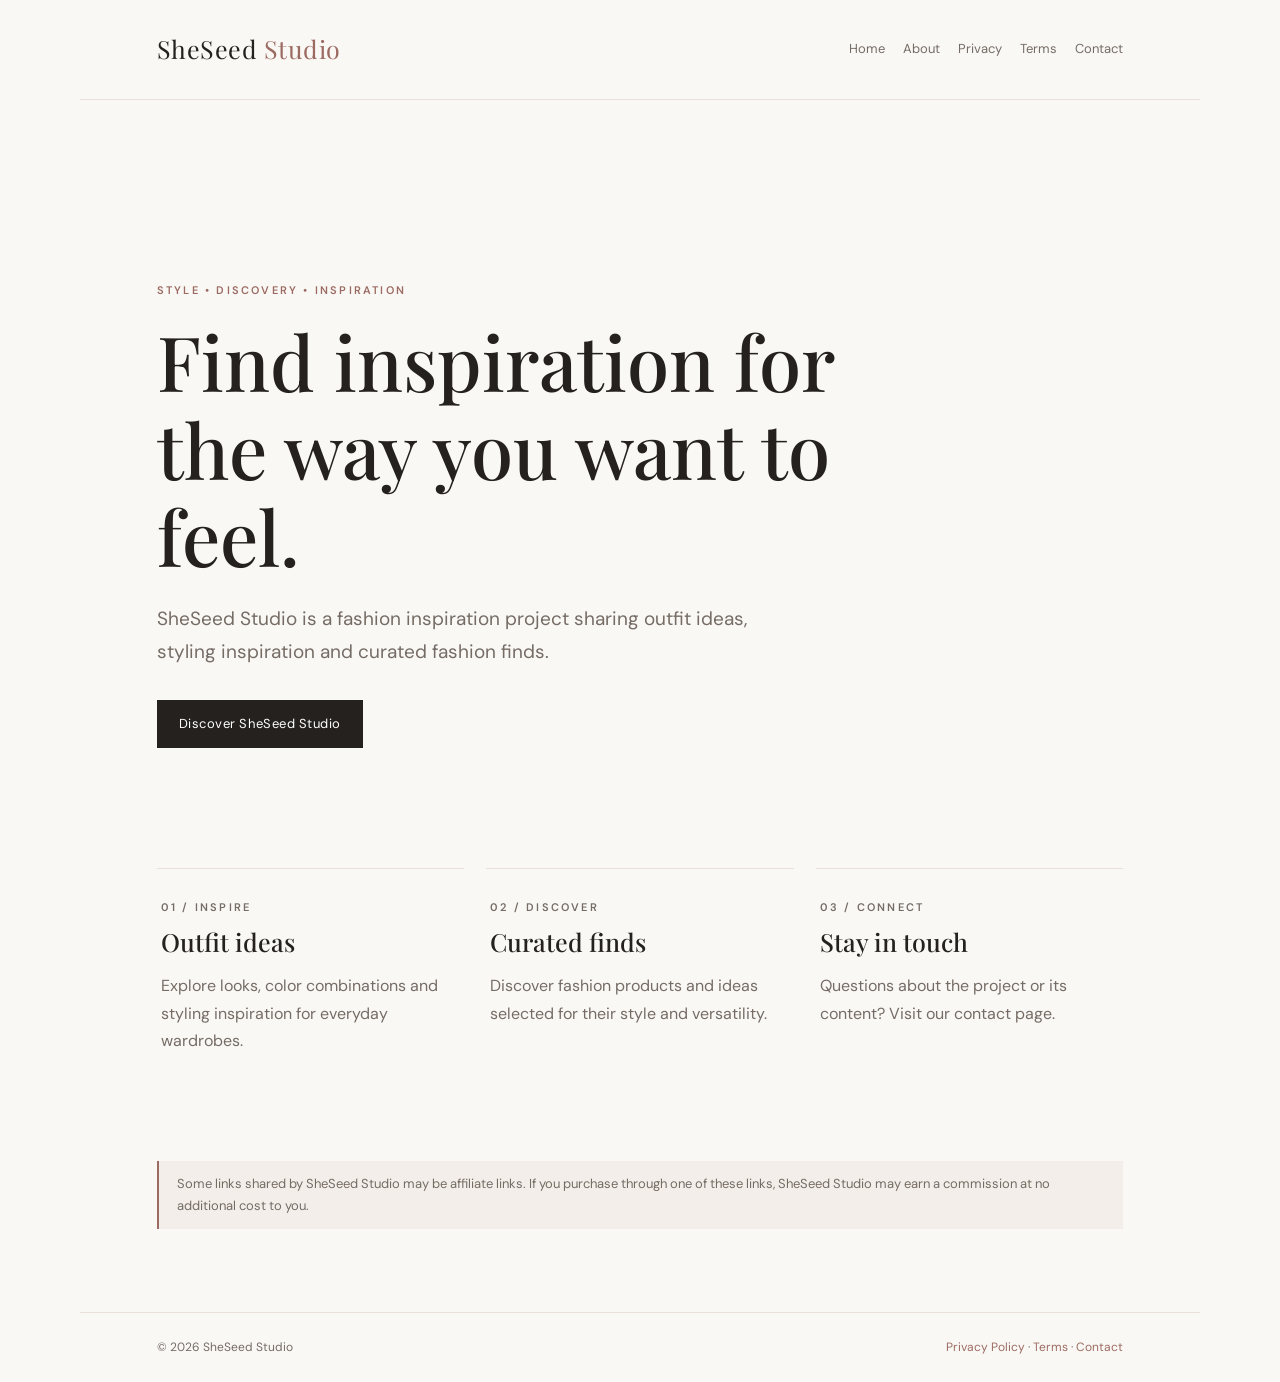
<file: index.html>
<!doctype html>
<html lang="en">
<head>
  <meta charset="utf-8">
  <meta name="viewport" content="width=device-width, initial-scale=1">
  <meta name="description" content="SheSeed Studio shares fashion inspiration, outfit ideas and curated product discoveries.">
  <title>SheSeed Studio | Fashion Inspiration</title>
  <link rel="stylesheet" href="style.css">
</head>
<body>
  <header class="site-header">
    <a class="brand" href="index.html">SheSeed <span>Studio</span></a>
    <nav aria-label="Main navigation">
      <a href="index.html">Home</a><a href="about.html">About</a>
      <a href="privacy.html">Privacy</a><a href="terms.html">Terms</a><a href="contact.html">Contact</a>
    </nav>
  </header>
  <main>
    <section class="hero">
      <p class="eyebrow">STYLE • DISCOVERY • INSPIRATION</p>
      <h1>Find inspiration for the way you want to feel.</h1>
      <p class="intro">SheSeed Studio is a fashion inspiration project sharing outfit ideas, styling inspiration and curated fashion finds.</p>
      <a class="button" href="about.html">Discover SheSeed Studio</a>
    </section>
    <section class="feature-grid">
      <article><p class="eyebrow">01 / INSPIRE</p><h2>Outfit ideas</h2><p>Explore looks, color combinations and styling inspiration for everyday wardrobes.</p></article>
      <article><p class="eyebrow">02 / DISCOVER</p><h2>Curated finds</h2><p>Discover fashion products and ideas selected for their style and versatility.</p></article>
      <article><p class="eyebrow">03 / CONNECT</p><h2>Stay in touch</h2><p>Questions about the project or its content? Visit our contact page.</p></article>
    </section>
    <p class="disclosure">Some links shared by SheSeed Studio may be affiliate links. If you purchase through one of these links, SheSeed Studio may earn a commission at no additional cost to you.</p>
  </main>
  <footer><span>© <span id="year">2026</span> SheSeed Studio</span><span><a href="privacy.html">Privacy Policy</a> · <a href="terms.html">Terms</a> · <a href="contact.html">Contact</a></span></footer>
</body>
</html>
</file>
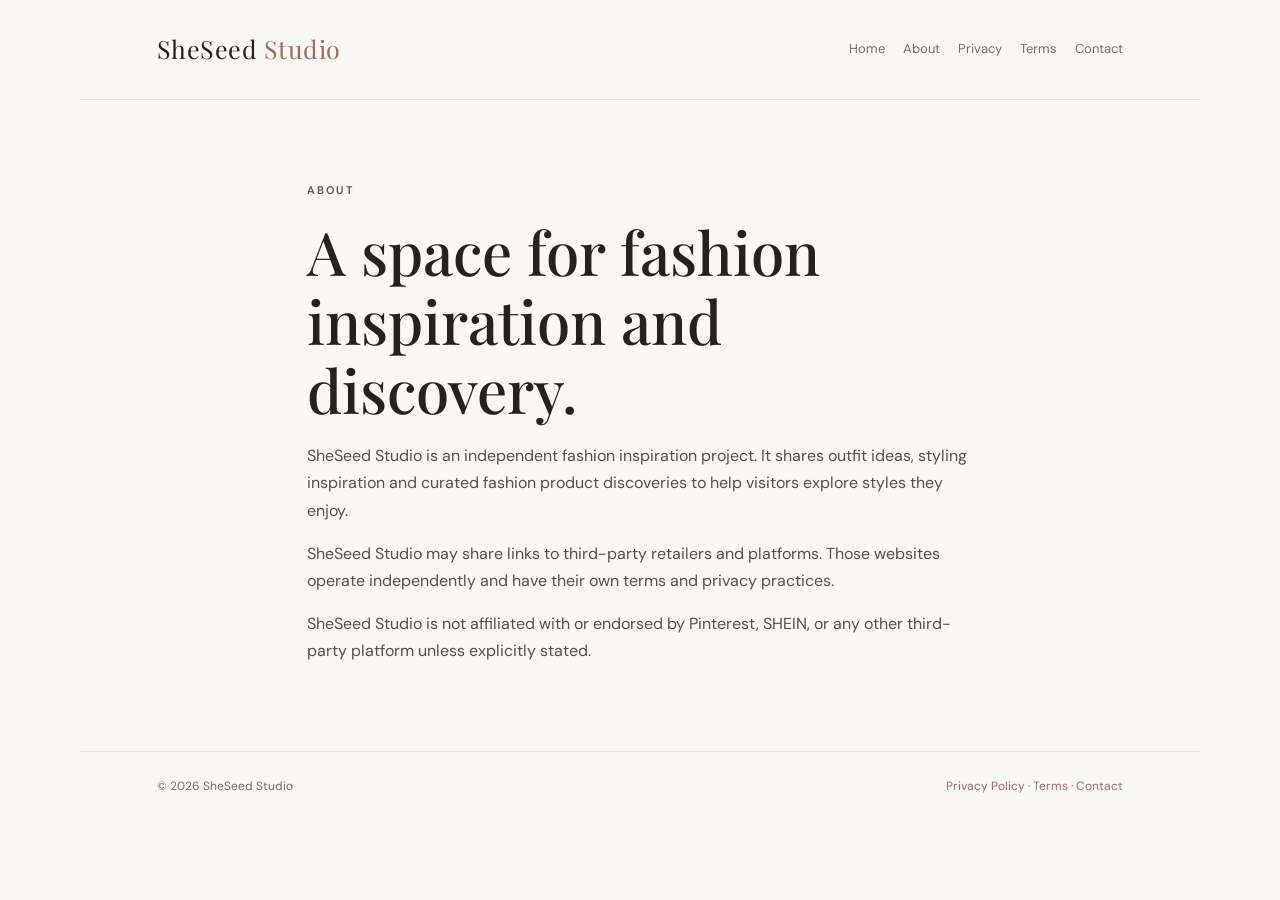
<file: about.html>
<!doctype html>
<html lang="en"><head><meta charset="utf-8"><meta name="viewport" content="width=device-width, initial-scale=1"><title>About | SheSeed Studio</title><link rel="stylesheet" href="style.css"></head>
<body><header class="site-header"><a class="brand" href="index.html">SheSeed <span>Studio</span></a><nav><a href="index.html">Home</a><a href="about.html">About</a><a href="privacy.html">Privacy</a><a href="terms.html">Terms</a><a href="contact.html">Contact</a></nav></header>
<main class="page"><p class="eyebrow">ABOUT</p><h1>A space for fashion inspiration and discovery.</h1>
<p>SheSeed Studio is an independent fashion inspiration project. It shares outfit ideas, styling inspiration and curated fashion product discoveries to help visitors explore styles they enjoy.</p>
<p>SheSeed Studio may share links to third-party retailers and platforms. Those websites operate independently and have their own terms and privacy practices.</p>
<p>SheSeed Studio is not affiliated with or endorsed by Pinterest, SHEIN, or any other third-party platform unless explicitly stated.</p></main>
<footer><span>© 2026 SheSeed Studio</span><span><a href="privacy.html">Privacy Policy</a> · <a href="terms.html">Terms</a> · <a href="contact.html">Contact</a></span></footer></body></html>
</file>
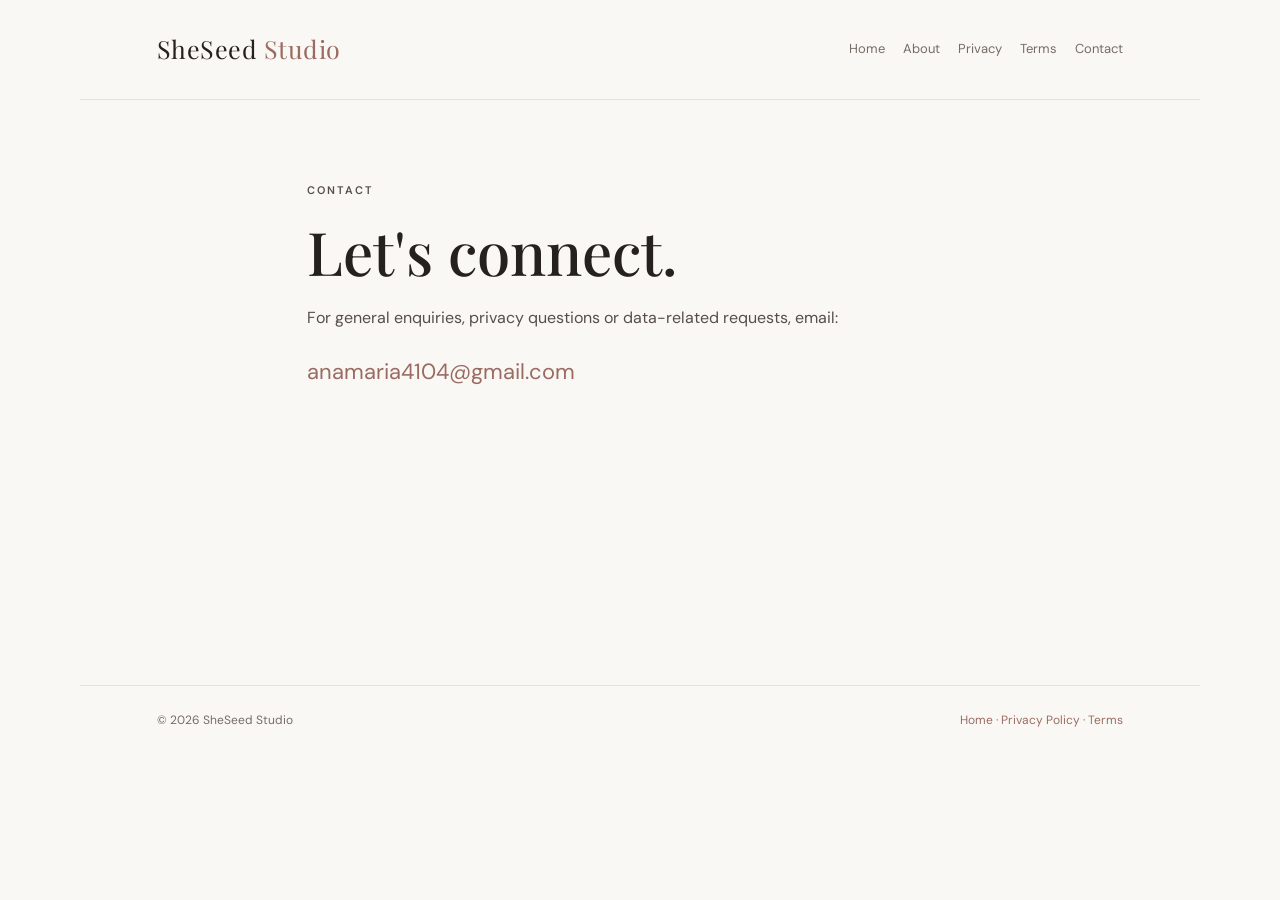
<file: contact.html>
<!doctype html>
<html lang="en"><head><meta charset="utf-8"><meta name="viewport" content="width=device-width, initial-scale=1"><title>Contact | SheSeed Studio</title><link rel="stylesheet" href="style.css"></head>
<body><header class="site-header"><a class="brand" href="index.html">SheSeed <span>Studio</span></a><nav><a href="index.html">Home</a><a href="about.html">About</a><a href="privacy.html">Privacy</a><a href="terms.html">Terms</a><a href="contact.html">Contact</a></nav></header>
<main class="page"><p class="eyebrow">CONTACT</p><h1>Let's connect.</h1><p>For general enquiries, privacy questions or data-related requests, email:</p><p class="contact-email"><a href="mailto:anamaria4104@gmail.com">anamaria4104@gmail.com</a></p></main>
<footer><span>© 2026 SheSeed Studio</span><span><a href="index.html">Home</a> · <a href="privacy.html">Privacy Policy</a> · <a href="terms.html">Terms</a></span></footer></body></html>
</file>
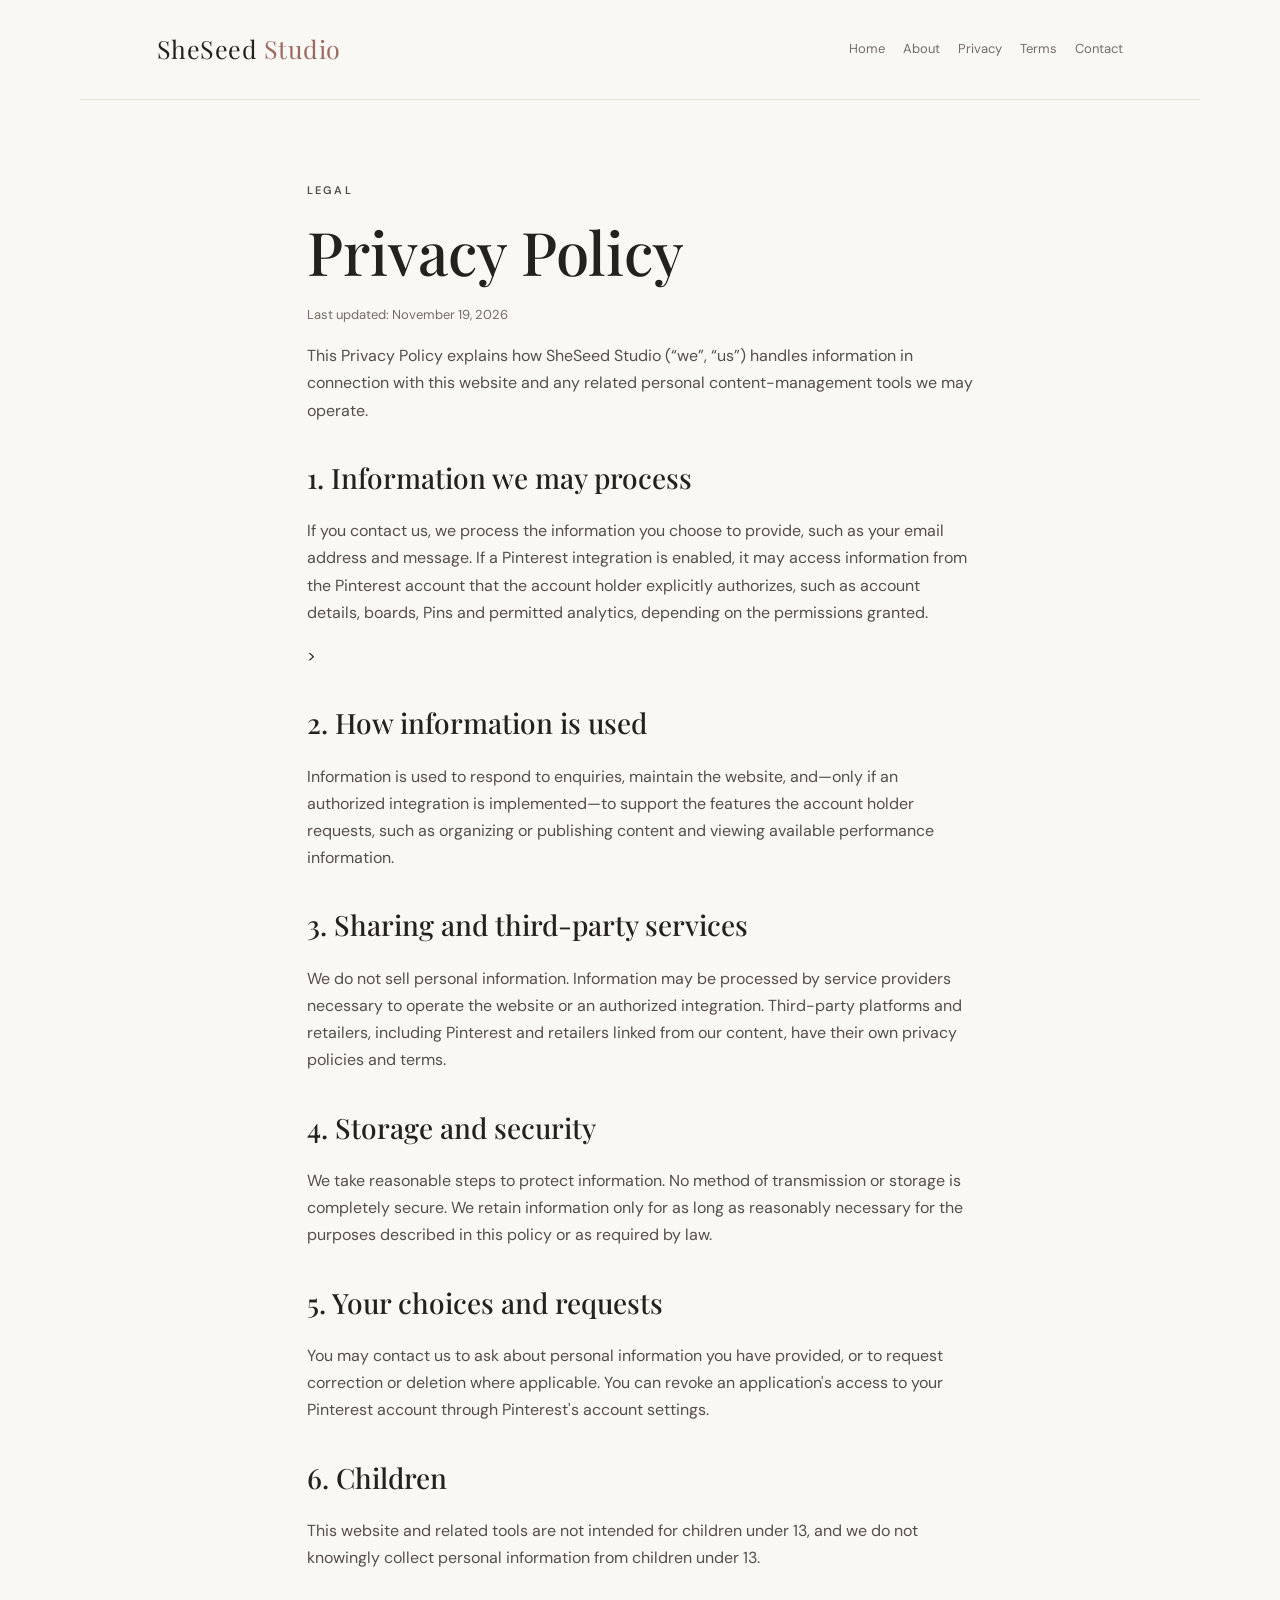
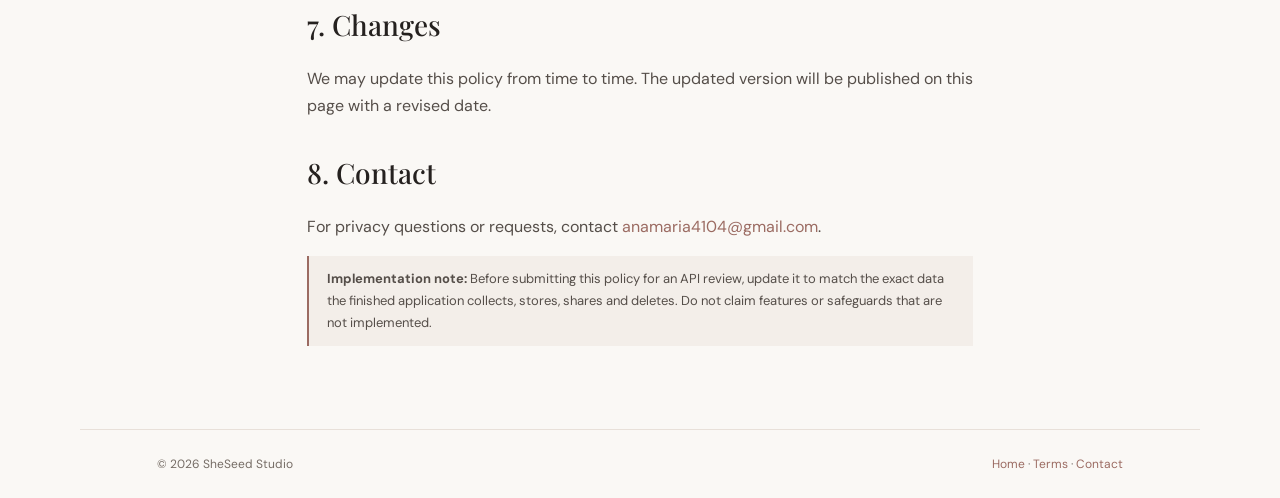
<file: privacy.html>
<!doctype html>
<html lang="en"><head><meta charset="utf-8"><meta name="viewport" content="width=device-width, initial-scale=1"><title>Privacy Policy | SheSeed Studio</title><link rel="stylesheet" href="style.css"></head>
<body><header class="site-header"><a class="brand" href="index.html">SheSeed <span>Studio</span></a><nav><a href="index.html">Home</a><a href="about.html">About</a><a href="privacy.html">Privacy</a><a href="terms.html">Terms</a><a href="contact.html">Contact</a></nav></header>
<main class="page"><p class="eyebrow">LEGAL</p><h1>Privacy Policy</h1><p class="updated">Last updated: November 19, 2026</p>
<p>This Privacy Policy explains how SheSeed Studio (“we”, “us”) handles information in connection with this website and any related personal content-management tools we may operate.</p>
<h2>1. Information we may process</h2><p>If you contact us, we process the information you choose to provide, such as your email address and message. If a Pinterest integration is enabled, it may access information from the Pinterest account that the account holder explicitly authorizes, such as account details, boards, Pins and permitted analytics, depending on the permissions granted.</p>
><h2>2. How information is used</h2><p>Information is used to respond to enquiries, maintain the website, and—only if an authorized integration is implemented—to support the features the account holder requests, such as organizing or publishing content and viewing available performance information.</p>
<h2>3. Sharing and third-party services</h2><p>We do not sell personal information. Information may be processed by service providers necessary to operate the website or an authorized integration. Third-party platforms and retailers, including Pinterest and retailers linked from our content, have their own privacy policies and terms.</p>
<h2>4. Storage and security</h2><p>We take reasonable steps to protect information. No method of transmission or storage is completely secure. We retain information only for as long as reasonably necessary for the purposes described in this policy or as required by law.</p>
<h2>5. Your choices and requests</h2><p>You may contact us to ask about personal information you have provided, or to request correction or deletion where applicable. You can revoke an application's access to your Pinterest account through Pinterest's account settings.</p>
<h2>6. Children</h2><p>This website and related tools are not intended for children under 13, and we do not knowingly collect personal information from children under 13.</p>
<h2>7. Changes</h2><p>We may update this policy from time to time. The updated version will be published on this page with a revised date.</p>
<h2>8. Contact</h2><p>For privacy questions or requests, contact <a href="mailto:anamaria4104@gmail.com">anamaria4104@gmail.com</a>.</p>
<p class="note"><strong>Implementation note:</strong> Before submitting this policy for an API review, update it to match the exact data the finished application collects, stores, shares and deletes. Do not claim features or safeguards that are not implemented.</p></main>
<footer><span>© 2026 SheSeed Studio</span><span><a href="index.html">Home</a> · <a href="terms.html">Terms</a> · <a href="contact.html">Contact</a></span></footer></body></html>
</file>
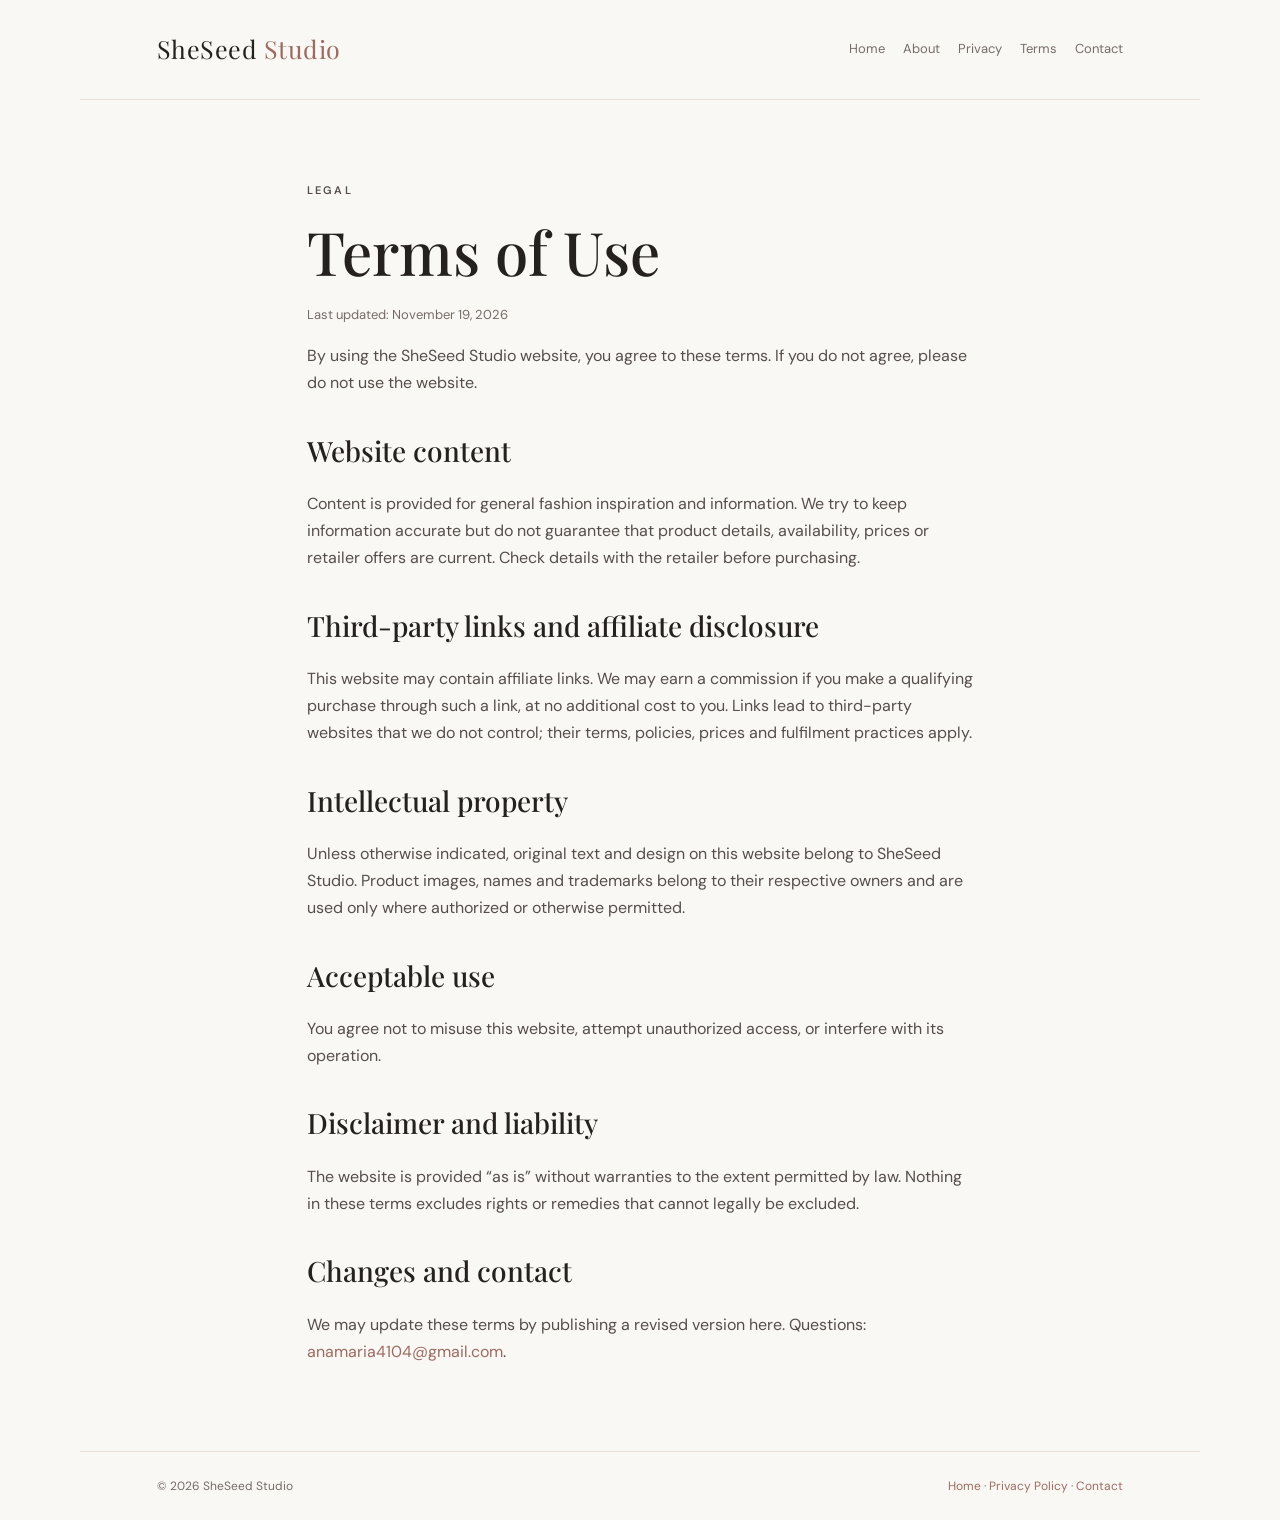
<file: terms.html>
<!doctype html>
<html lang="en"><head><meta charset="utf-8"><meta name="viewport" content="width=device-width, initial-scale=1"><title>Terms of Use | SheSeed Studio</title><link rel="stylesheet" href="style.css"></head>
<body><header class="site-header"><a class="brand" href="index.html">SheSeed <span>Studio</span></a><nav><a href="index.html">Home</a><a href="about.html">About</a><a href="privacy.html">Privacy</a><a href="terms.html">Terms</a><a href="contact.html">Contact</a></nav></header>
<main class="page"><p class="eyebrow">LEGAL</p><h1>Terms of Use</h1><p class="updated">Last updated: November 19, 2026</p>
<p>By using the SheSeed Studio website, you agree to these terms. If you do not agree, please do not use the website.</p>
<h2>Website content</h2><p>Content is provided for general fashion inspiration and information. We try to keep information accurate but do not guarantee that product details, availability, prices or retailer offers are current. Check details with the retailer before purchasing.</p>
<h2>Third-party links and affiliate disclosure</h2><p>This website may contain affiliate links. We may earn a commission if you make a qualifying purchase through such a link, at no additional cost to you. Links lead to third-party websites that we do not control; their terms, policies, prices and fulfilment practices apply.</p>
<h2>Intellectual property</h2><p>Unless otherwise indicated, original text and design on this website belong to SheSeed Studio. Product images, names and trademarks belong to their respective owners and are used only where authorized or otherwise permitted.</p>
<h2>Acceptable use</h2><p>You agree not to misuse this website, attempt unauthorized access, or interfere with its operation.</p>
<h2>Disclaimer and liability</h2><p>The website is provided “as is” without warranties to the extent permitted by law. Nothing in these terms excludes rights or remedies that cannot legally be excluded.</p>
<h2>Changes and contact</h2><p>We may update these terms by publishing a revised version here. Questions: <a href="mailto:anamaria4104@gmail.com">anamaria4104@gmail.com</a>.</p></main>
<footer><span>© 2026 SheSeed Studio</span><span><a href="index.html">Home</a> · <a href="privacy.html">Privacy Policy</a> · <a href="contact.html">Contact</a></span></footer></body></html>
</file>
<file: style.css>
@import url('https://fonts.googleapis.com/css2?family=DM+Sans:wght@400;500;600&family=Playfair+Display:wght@500;600&display=swap');
:root{--ink:#25211f;--muted:#756c65;--paper:#faf8f5;--accent:#9b6b62;--line:#e8e0d9}
*{box-sizing:border-box}body{margin:0;background:var(--paper);color:var(--ink);font-family:'DM Sans',Arial,sans-serif;line-height:1.7}
a{color:var(--accent);text-decoration:none}a:hover{text-decoration:underline}.site-header{max-width:1120px;margin:auto;padding:28px 6%;display:flex;justify-content:space-between;align-items:center;gap:24px;border-bottom:1px solid var(--line)}
.brand{font-family:'Playfair Display',Georgia,serif;font-size:25px;color:var(--ink);letter-spacing:.02em}.brand span{color:var(--accent)}nav{display:flex;flex-wrap:wrap;gap:18px;font-size:13px}nav a{color:var(--muted)}
main{max-width:1120px;margin:auto;padding:70px 6%}.hero{padding-top:100px;padding-bottom:100px}.eyebrow{font-size:11px;letter-spacing:.2em;color:var(--accent);font-weight:600}h1,h2{font-family:'Playfair Display',Georgia,serif;font-weight:500;line-height:1.15}h1{font-size:clamp(42px,7vw,76px);max-width:800px;margin:18px 0}h2{font-size:28px;margin-top:38px}.intro{font-size:19px;color:var(--muted);max-width:650px;margin:24px 0 32px}.button{display:inline-block;background:var(--ink);color:white;padding:13px 22px;font-size:13px;letter-spacing:.04em}.button:hover{background:var(--accent);text-decoration:none}
.feature-grid{display:grid;grid-template-columns:repeat(3,1fr);gap:22px;padding:20px 0 60px}.feature-grid article{border-top:1px solid var(--line);padding:18px 4px}.feature-grid h2{font-size:25px;margin:10px 0}.feature-grid p{color:var(--muted)}.disclosure,.note{font-size:13px;color:var(--muted);border-left:2px solid var(--accent);padding:12px 18px;background:#f3eee9}
.page{max-width:820px;min-height:65vh}.page h1{font-size:clamp(40px,6vw,60px)}.page p{color:#554e49}.page .updated{font-size:13px;color:var(--muted)}.contact-email{font-size:22px}
footer{max-width:1120px;margin:auto;border-top:1px solid var(--line);padding:24px 6%;display:flex;justify-content:space-between;gap:20px;color:var(--muted);font-size:12px}
@media(max-width:700px){.site-header{align-items:flex-start;flex-direction:column}nav{gap:12px}.hero{padding-top:65px;padding-bottom:65px}.feature-grid{grid-template-columns:1fr}footer{flex-direction:column}}
</file>
